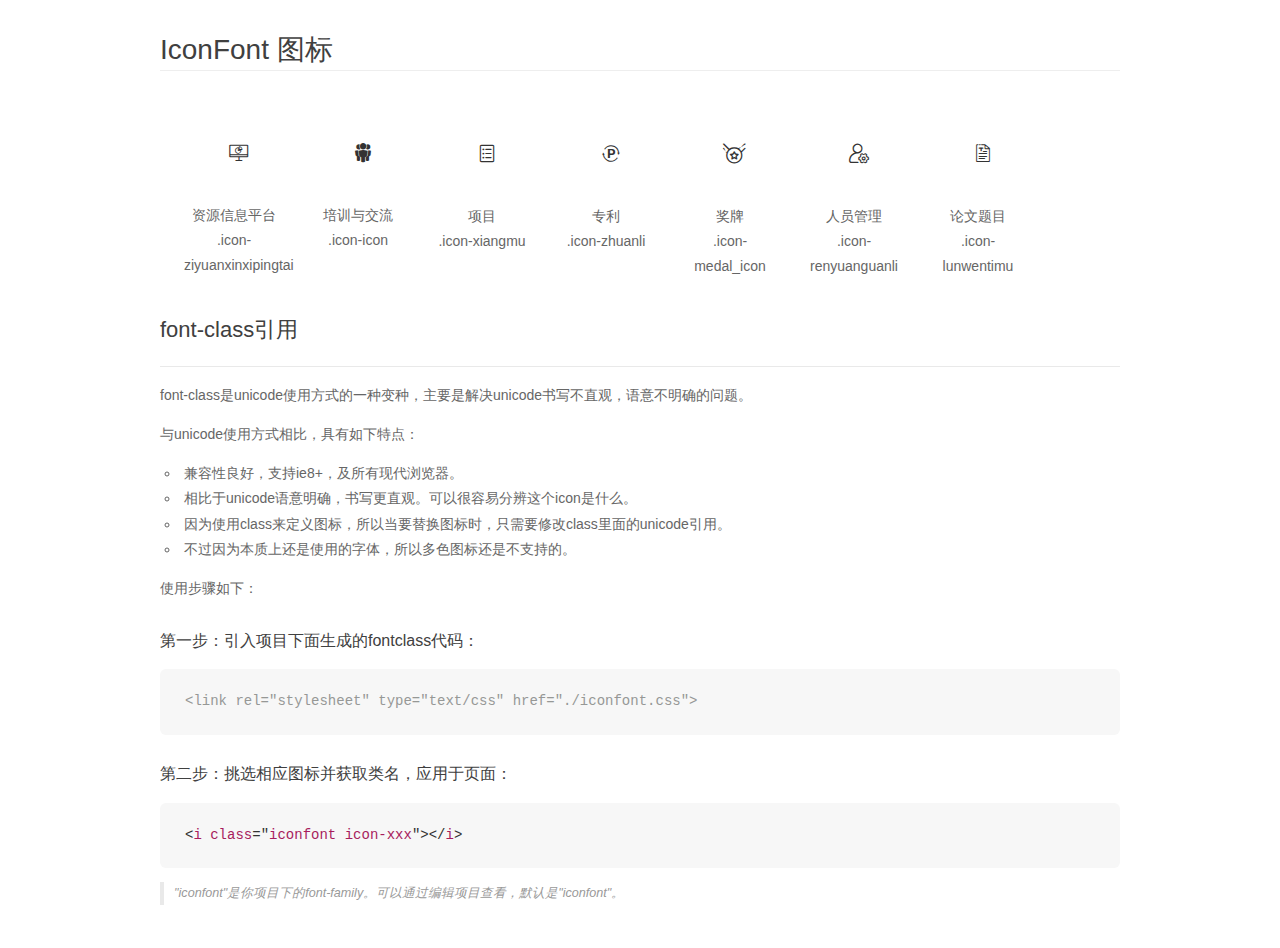
<file: src/main/webapp/font/demo_fontclass.html>
<!DOCTYPE html>
<html>
<head>
    <meta charset="utf-8"/>
    <title>IconFont</title>
    <link rel="stylesheet" href="demo.css">
    <link rel="stylesheet" href="iconfont.css">
</head>
<body>
    <div class="main markdown">
        <h1>IconFont 图标</h1>
        <ul class="icon_lists clear">
            
                <li>
                <i class="icon iconfont icon-ziyuanxinxipingtai"></i>
                    <div class="name">资源信息平台</div>
                    <div class="fontclass">.icon-ziyuanxinxipingtai</div>
                </li>
            
                <li>
                <i class="icon iconfont icon-icon"></i>
                    <div class="name">培训与交流</div>
                    <div class="fontclass">.icon-icon</div>
                </li>
            
                <li>
                <i class="icon iconfont icon-xiangmu"></i>
                    <div class="name">项目</div>
                    <div class="fontclass">.icon-xiangmu</div>
                </li>
            
                <li>
                <i class="icon iconfont icon-zhuanli"></i>
                    <div class="name">专利</div>
                    <div class="fontclass">.icon-zhuanli</div>
                </li>
            
                <li>
                <i class="icon iconfont icon-medal_icon"></i>
                    <div class="name">奖牌</div>
                    <div class="fontclass">.icon-medal_icon</div>
                </li>
            
                <li>
                <i class="icon iconfont icon-renyuanguanli"></i>
                    <div class="name">人员管理</div>
                    <div class="fontclass">.icon-renyuanguanli</div>
                </li>
            
                <li>
                <i class="icon iconfont icon-lunwentimu"></i>
                    <div class="name">论文题目</div>
                    <div class="fontclass">.icon-lunwentimu</div>
                </li>
            
        </ul>

        <h2 id="font-class-">font-class引用</h2>
        <hr>

        <p>font-class是unicode使用方式的一种变种，主要是解决unicode书写不直观，语意不明确的问题。</p>
        <p>与unicode使用方式相比，具有如下特点：</p>
        <ul>
        <li>兼容性良好，支持ie8+，及所有现代浏览器。</li>
        <li>相比于unicode语意明确，书写更直观。可以很容易分辨这个icon是什么。</li>
        <li>因为使用class来定义图标，所以当要替换图标时，只需要修改class里面的unicode引用。</li>
        <li>不过因为本质上还是使用的字体，所以多色图标还是不支持的。</li>
        </ul>
        <p>使用步骤如下：</p>
        <h3 id="-fontclass-">第一步：引入项目下面生成的fontclass代码：</h3>


        <pre><code class="lang-js hljs javascript"><span class="hljs-comment">&lt;link rel="stylesheet" type="text/css" href="./iconfont.css"&gt;</span></code></pre>
        <h3 id="-">第二步：挑选相应图标并获取类名，应用于页面：</h3>
        <pre><code class="lang-css hljs">&lt;<span class="hljs-selector-tag">i</span> <span class="hljs-selector-tag">class</span>="<span class="hljs-selector-tag">iconfont</span> <span class="hljs-selector-tag">icon-xxx</span>"&gt;&lt;/<span class="hljs-selector-tag">i</span>&gt;</code></pre>
        <blockquote>
        <p>"iconfont"是你项目下的font-family。可以通过编辑项目查看，默认是"iconfont"。</p>
        </blockquote>
    </div>
</body>
</html>
</file>
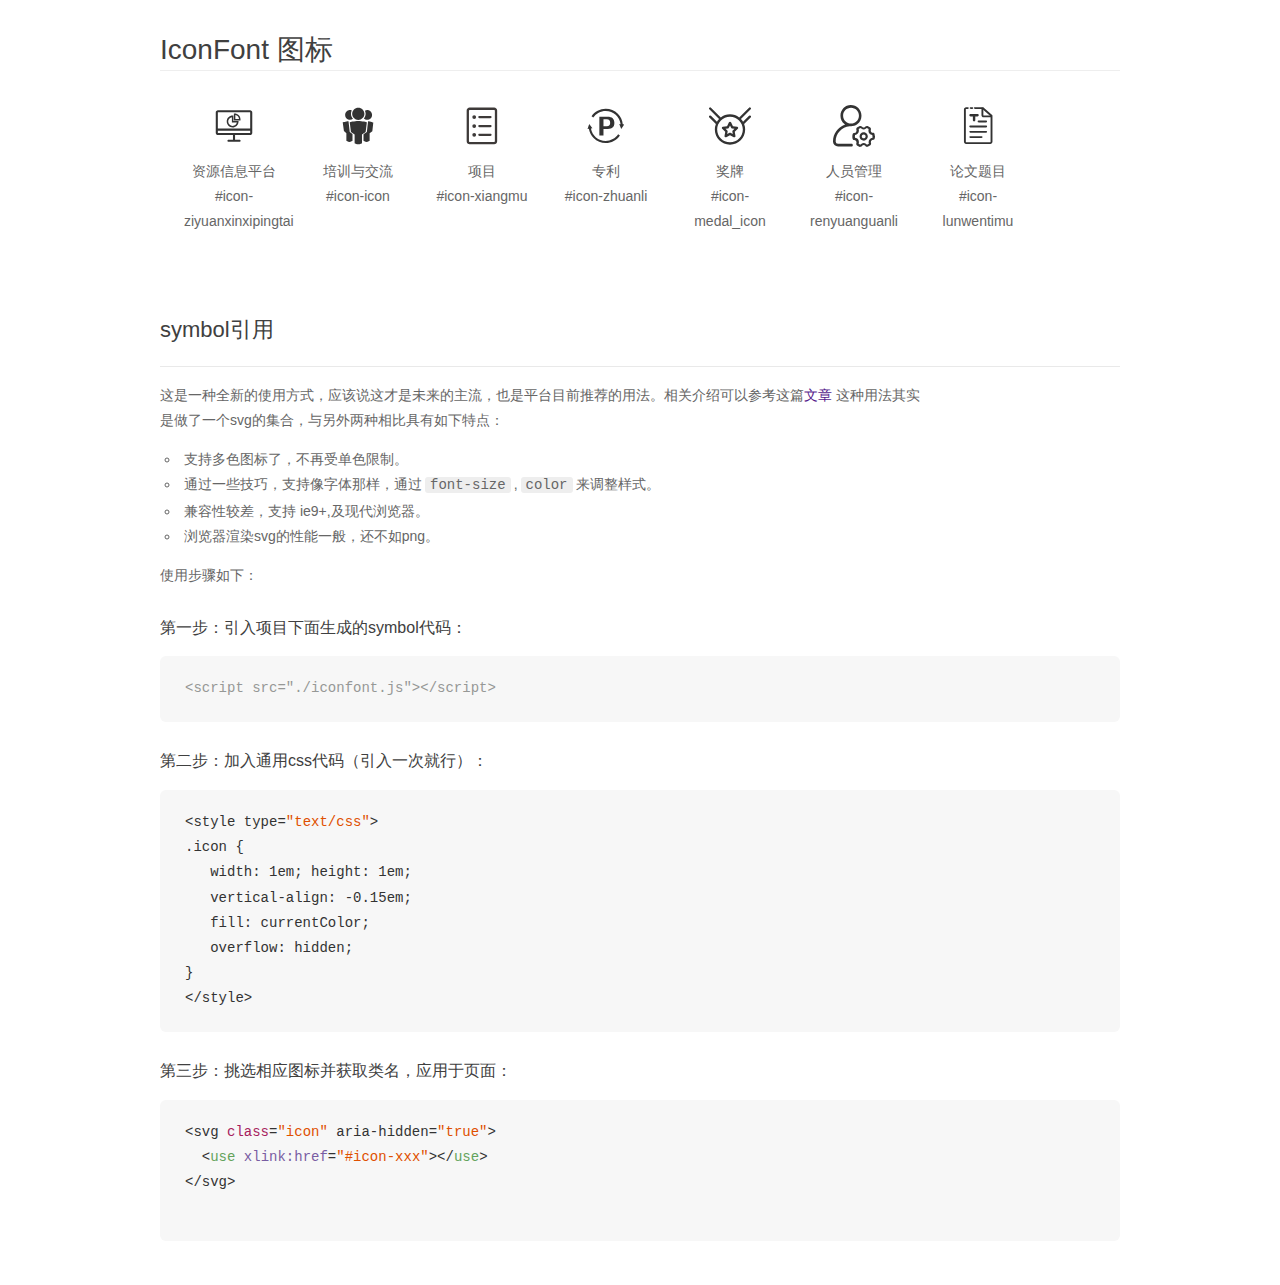
<file: src/main/webapp/font/demo_symbol.html>
<!DOCTYPE html>
<html>
<head>
    <meta charset="utf-8"/>
    <title>IconFont</title>
    <link rel="stylesheet" href="demo.css">
    <script src="iconfont.js"></script>

    <style type="text/css">
        .icon {
          /* 通过设置 font-size 来改变图标大小 */
          width: 1em; height: 1em;
          /* 图标和文字相邻时，垂直对齐 */
          vertical-align: -0.15em;
          /* 通过设置 color 来改变 SVG 的颜色/fill */
          fill: currentColor;
          /* path 和 stroke 溢出 viewBox 部分在 IE 下会显示
             normalize.css 中也包含这行 */
          overflow: hidden;
        }

    </style>
</head>
<body>
    <div class="main markdown">
        <h1>IconFont 图标</h1>
        <ul class="icon_lists clear">
            
                <li>
                    <svg class="icon" aria-hidden="true">
                        <use xlink:href="#icon-ziyuanxinxipingtai"></use>
                    </svg>
                    <div class="name">资源信息平台</div>
                    <div class="fontclass">#icon-ziyuanxinxipingtai</div>
                </li>
            
                <li>
                    <svg class="icon" aria-hidden="true">
                        <use xlink:href="#icon-icon"></use>
                    </svg>
                    <div class="name">培训与交流</div>
                    <div class="fontclass">#icon-icon</div>
                </li>
            
                <li>
                    <svg class="icon" aria-hidden="true">
                        <use xlink:href="#icon-xiangmu"></use>
                    </svg>
                    <div class="name">项目</div>
                    <div class="fontclass">#icon-xiangmu</div>
                </li>
            
                <li>
                    <svg class="icon" aria-hidden="true">
                        <use xlink:href="#icon-zhuanli"></use>
                    </svg>
                    <div class="name">专利</div>
                    <div class="fontclass">#icon-zhuanli</div>
                </li>
            
                <li>
                    <svg class="icon" aria-hidden="true">
                        <use xlink:href="#icon-medal_icon"></use>
                    </svg>
                    <div class="name">奖牌</div>
                    <div class="fontclass">#icon-medal_icon</div>
                </li>
            
                <li>
                    <svg class="icon" aria-hidden="true">
                        <use xlink:href="#icon-renyuanguanli"></use>
                    </svg>
                    <div class="name">人员管理</div>
                    <div class="fontclass">#icon-renyuanguanli</div>
                </li>
            
                <li>
                    <svg class="icon" aria-hidden="true">
                        <use xlink:href="#icon-lunwentimu"></use>
                    </svg>
                    <div class="name">论文题目</div>
                    <div class="fontclass">#icon-lunwentimu</div>
                </li>
            
        </ul>


        <h2 id="symbol-">symbol引用</h2>
        <hr>

        <p>这是一种全新的使用方式，应该说这才是未来的主流，也是平台目前推荐的用法。相关介绍可以参考这篇<a href="">文章</a>
        这种用法其实是做了一个svg的集合，与另外两种相比具有如下特点：</p>
        <ul>
          <li>支持多色图标了，不再受单色限制。</li>
          <li>通过一些技巧，支持像字体那样，通过<code>font-size</code>,<code>color</code>来调整样式。</li>
          <li>兼容性较差，支持 ie9+,及现代浏览器。</li>
          <li>浏览器渲染svg的性能一般，还不如png。</li>
        </ul>
        <p>使用步骤如下：</p>
        <h3 id="-symbol-">第一步：引入项目下面生成的symbol代码：</h3>
        <pre><code class="lang-js hljs javascript"><span class="hljs-comment">&lt;script src="./iconfont.js"&gt;&lt;/script&gt;</span></code></pre>
        <h3 id="-css-">第二步：加入通用css代码（引入一次就行）：</h3>
        <pre><code class="lang-js hljs javascript">&lt;style type=<span class="hljs-string">"text/css"</span>&gt;
.icon {
   width: <span class="hljs-number">1</span>em; height: <span class="hljs-number">1</span>em;
   vertical-align: <span class="hljs-number">-0.15</span>em;
   fill: currentColor;
   overflow: hidden;
}
&lt;<span class="hljs-regexp">/style&gt;</span></code></pre>
        <h3 id="-">第三步：挑选相应图标并获取类名，应用于页面：</h3>
        <pre><code class="lang-js hljs javascript">&lt;svg <span class="hljs-class"><span class="hljs-keyword">class</span></span>=<span class="hljs-string">"icon"</span> aria-hidden=<span class="hljs-string">"true"</span>&gt;<span class="xml"><span class="hljs-tag">
  &lt;<span class="hljs-name">use</span> <span class="hljs-attr">xlink:href</span>=<span class="hljs-string">"#icon-xxx"</span>&gt;</span><span class="hljs-tag">&lt;/<span class="hljs-name">use</span>&gt;</span>
</span>&lt;<span class="hljs-regexp">/svg&gt;
        </span></code></pre>
    </div>
</body>
</html>
</file>
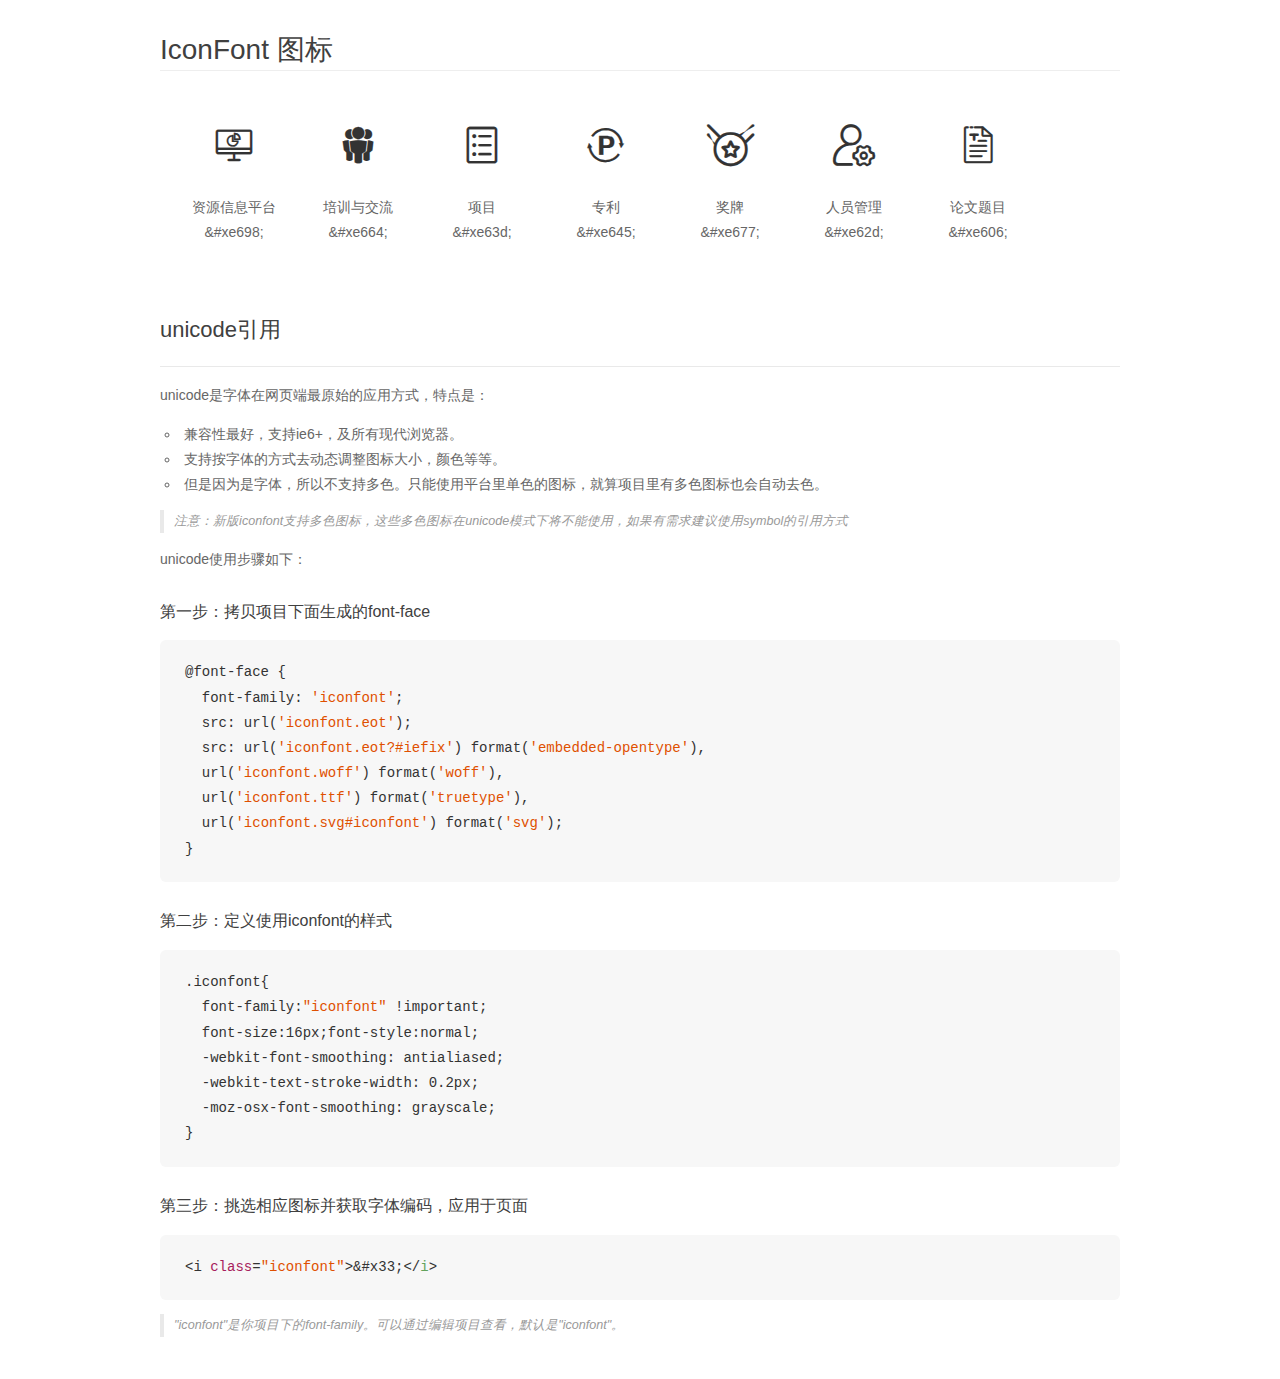
<file: src/main/webapp/font/demo_unicode.html>
<!DOCTYPE html>
<html>
<head>
    <meta charset="utf-8"/>
    <title>IconFont</title>
    <link rel="stylesheet" href="demo.css">

    <style type="text/css">

        @font-face {font-family: "iconfont";
          src: url('iconfont.eot'); /* IE9*/
          src: url('iconfont.eot#iefix') format('embedded-opentype'), /* IE6-IE8 */
          url('iconfont.woff') format('woff'), /* chrome, firefox */
          url('iconfont.ttf') format('truetype'), /* chrome, firefox, opera, Safari, Android, iOS 4.2+*/
          url('iconfont.svg#iconfont') format('svg'); /* iOS 4.1- */
        }

        .iconfont {
          font-family:"iconfont" !important;
          font-size:16px;
          font-style:normal;
          -webkit-font-smoothing: antialiased;
          -webkit-text-stroke-width: 0.2px;
          -moz-osx-font-smoothing: grayscale;
        }

    </style>
</head>
<body>
    <div class="main markdown">
        <h1>IconFont 图标</h1>
        <ul class="icon_lists clear">
            
                <li>
                <i class="icon iconfont">&#xe698;</i>
                    <div class="name">资源信息平台</div>
                    <div class="code">&amp;#xe698;</div>
                </li>
            
                <li>
                <i class="icon iconfont">&#xe664;</i>
                    <div class="name">培训与交流</div>
                    <div class="code">&amp;#xe664;</div>
                </li>
            
                <li>
                <i class="icon iconfont">&#xe63d;</i>
                    <div class="name">项目</div>
                    <div class="code">&amp;#xe63d;</div>
                </li>
            
                <li>
                <i class="icon iconfont">&#xe645;</i>
                    <div class="name">专利</div>
                    <div class="code">&amp;#xe645;</div>
                </li>
            
                <li>
                <i class="icon iconfont">&#xe677;</i>
                    <div class="name">奖牌</div>
                    <div class="code">&amp;#xe677;</div>
                </li>
            
                <li>
                <i class="icon iconfont">&#xe62d;</i>
                    <div class="name">人员管理</div>
                    <div class="code">&amp;#xe62d;</div>
                </li>
            
                <li>
                <i class="icon iconfont">&#xe606;</i>
                    <div class="name">论文题目</div>
                    <div class="code">&amp;#xe606;</div>
                </li>
            
        </ul>
        <h2 id="unicode-">unicode引用</h2>
        <hr>

        <p>unicode是字体在网页端最原始的应用方式，特点是：</p>
        <ul>
        <li>兼容性最好，支持ie6+，及所有现代浏览器。</li>
        <li>支持按字体的方式去动态调整图标大小，颜色等等。</li>
        <li>但是因为是字体，所以不支持多色。只能使用平台里单色的图标，就算项目里有多色图标也会自动去色。</li>
        </ul>
        <blockquote>
        <p>注意：新版iconfont支持多色图标，这些多色图标在unicode模式下将不能使用，如果有需求建议使用symbol的引用方式</p>
        </blockquote>
        <p>unicode使用步骤如下：</p>
        <h3 id="-font-face">第一步：拷贝项目下面生成的font-face</h3>
        <pre><code class="lang-js hljs javascript">@font-face {
  font-family: <span class="hljs-string">'iconfont'</span>;
  src: url(<span class="hljs-string">'iconfont.eot'</span>);
  src: url(<span class="hljs-string">'iconfont.eot?#iefix'</span>) format(<span class="hljs-string">'embedded-opentype'</span>),
  url(<span class="hljs-string">'iconfont.woff'</span>) format(<span class="hljs-string">'woff'</span>),
  url(<span class="hljs-string">'iconfont.ttf'</span>) format(<span class="hljs-string">'truetype'</span>),
  url(<span class="hljs-string">'iconfont.svg#iconfont'</span>) format(<span class="hljs-string">'svg'</span>);
}
</code></pre>
        <h3 id="-iconfont-">第二步：定义使用iconfont的样式</h3>
        <pre><code class="lang-js hljs javascript">.iconfont{
  font-family:<span class="hljs-string">"iconfont"</span> !important;
  font-size:<span class="hljs-number">16</span>px;font-style:normal;
  -webkit-font-smoothing: antialiased;
  -webkit-text-stroke-width: <span class="hljs-number">0.2</span>px;
  -moz-osx-font-smoothing: grayscale;
}
</code></pre>
        <h3 id="-">第三步：挑选相应图标并获取字体编码，应用于页面</h3>
        <pre><code class="lang-js hljs javascript">&lt;i <span class="hljs-class"><span class="hljs-keyword">class</span></span>=<span class="hljs-string">"iconfont"</span>&gt;&amp;#x33;<span class="xml"><span class="hljs-tag">&lt;/<span class="hljs-name">i</span>&gt;</span></span></code></pre>

        <blockquote>
        <p>"iconfont"是你项目下的font-family。可以通过编辑项目查看，默认是"iconfont"。</p>
        </blockquote>
    </div>


</body>
</html>
</file>
<file: src/main/webapp/font/iconfont.css>
@font-face {font-family: "iconfont";
  src: url('iconfont.eot?t=1529597461788'); /* IE9*/
  src: url('iconfont.eot?t=1529597461788#iefix') format('embedded-opentype'), /* IE6-IE8 */
  url('[data-uri]') format('woff'),
  url('iconfont.ttf?t=1529597461788') format('truetype'), /* chrome, firefox, opera, Safari, Android, iOS 4.2+*/
  url('iconfont.svg?t=1529597461788#iconfont') format('svg'); /* iOS 4.1- */
}

.iconfont {
  font-family:"iconfont" !important;
  font-size:16px;
  font-style:normal;
  -webkit-font-smoothing: antialiased;
  -moz-osx-font-smoothing: grayscale;
}

.icon-ziyuanxinxipingtai:before { content: "\e698"; }

.icon-icon:before { content: "\e664"; }

.icon-xiangmu:before { content: "\e63d"; }

.icon-zhuanli:before { content: "\e645"; }

.icon-medal_icon:before { content: "\e677"; }

.icon-renyuanguanli:before { content: "\e62d"; }

.icon-lunwentimu:before { content: "\e606"; }

/*my main css*/
.icon-ziyuanxinxipingtai:before,.icon-renyuanguanli:before,.icon-icon:before,.icon-xiangmu:before,.icon-zhuanli:before,.icon-medal_icon:before,.icon-lunwentimu:before {margin-left:9px;font-size:20px;}
.icon-ziyuanxinxipingtai:before,.icon-icon:before {font-size:22px;}
.controllers a:hover i.icon-icon,.controllers a:hover i.icon-xiangmu,.controllers a:hover i.icon-zhuanli,.controllers a:hover i.icon-medal_icon,.controllers a:hover i.icon-renyuanguanli,.controllers a:hover i.icon-lunwentimu{position:relative;top:-41px;left:0;}
</file>
<file: src/main/webapp/font/demo.css>
*{margin: 0;padding: 0;list-style: none;}
/*
KISSY CSS Reset
理念：1. reset 的目的不是清除浏览器的默认样式，这仅是部分工作。清除和重置是紧密不可分的。
2. reset 的目的不是让默认样式在所有浏览器下一致，而是减少默认样式有可能带来的问题。
3. reset 期望提供一套普适通用的基础样式。但没有银弹，推荐根据具体需求，裁剪和修改后再使用。
特色：1. 适应中文；2. 基于最新主流浏览器。
维护：玉伯<lifesinger@gmail.com>, 正淳<ragecarrier@gmail.com>
 */

/** 清除内外边距 **/
body, h1, h2, h3, h4, h5, h6, hr, p, blockquote, /* structural elements 结构元素 */
dl, dt, dd, ul, ol, li, /* list elements 列表元素 */
pre, /* text formatting elements 文本格式元素 */
form, fieldset, legend, button, input, textarea, /* form elements 表单元素 */
th, td /* table elements 表格元素 */ {
  margin: 0;
  padding: 0;
}

/** 设置默认字体 **/
body,
button, input, select, textarea /* for ie */ {
  font: 12px/1.5 tahoma, arial, \5b8b\4f53, sans-serif;
}
h1, h2, h3, h4, h5, h6 { font-size: 100%; }
address, cite, dfn, em, var { font-style: normal; } /* 将斜体扶正 */
code, kbd, pre, samp { font-family: courier new, courier, monospace; } /* 统一等宽字体 */
small { font-size: 12px; } /* 小于 12px 的中文很难阅读，让 small 正常化 */

/** 重置列表元素 **/
ul, ol { list-style: none; }

/** 重置文本格式元素 **/
a { text-decoration: none; }
a:hover { text-decoration: underline; }


/** 重置表单元素 **/
legend { color: #000; } /* for ie6 */
fieldset, img { border: 0; } /* img 搭车：让链接里的 img 无边框 */
button, input, select, textarea { font-size: 100%; } /* 使得表单元素在 ie 下能继承字体大小 */
/* 注：optgroup 无法扶正 */

/** 重置表格元素 **/
table { border-collapse: collapse; border-spacing: 0; }

/* 清除浮动 */
.ks-clear:after, .clear:after {
  content: '\20';
  display: block;
  height: 0;
  clear: both;
}
.ks-clear, .clear {
  *zoom: 1;
}

.main {
  padding: 30px 100px;
width: 960px;
margin: 0 auto;
}
.main h1{font-size:36px; color:#333; text-align:left;margin-bottom:30px; border-bottom: 1px solid #eee;}

.helps{margin-top:40px;}
.helps pre{
  padding:20px;
  margin:10px 0;
  border:solid 1px #e7e1cd;
  background-color: #fffdef;
  overflow: auto;
}

.icon_lists{
  width: 100% !important;

}

.icon_lists li{
  float:left;
  width: 100px;
  height:180px;
  text-align: center;
  list-style: none !important;
}
.icon_lists .icon{
  font-size: 42px;
  line-height: 100px;
  margin: 10px 0;
  color:#333;
  -webkit-transition: font-size 0.25s ease-out 0s;
  -moz-transition: font-size 0.25s ease-out 0s;
  transition: font-size 0.25s ease-out 0s;

}
.icon_lists .icon:hover{
  font-size: 100px;
}



.markdown {
  color: #666;
  font-size: 14px;
  line-height: 1.8;
}

.highlight {
  line-height: 1.5;
}

.markdown img {
  vertical-align: middle;
  max-width: 100%;
}

.markdown h1 {
  color: #404040;
  font-weight: 500;
  line-height: 40px;
  margin-bottom: 24px;
}

.markdown h2,
.markdown h3,
.markdown h4,
.markdown h5,
.markdown h6 {
  color: #404040;
  margin: 1.6em 0 0.6em 0;
  font-weight: 500;
  clear: both;
}

.markdown h1 {
  font-size: 28px;
}

.markdown h2 {
  font-size: 22px;
}

.markdown h3 {
  font-size: 16px;
}

.markdown h4 {
  font-size: 14px;
}

.markdown h5 {
  font-size: 12px;
}

.markdown h6 {
  font-size: 12px;
}

.markdown hr {
  height: 1px;
  border: 0;
  background: #e9e9e9;
  margin: 16px 0;
  clear: both;
}

.markdown p,
.markdown pre {
  margin: 1em 0;
}

.markdown > p,
.markdown > blockquote,
.markdown > .highlight,
.markdown > ol,
.markdown > ul {
  width: 80%;
}

.markdown ul > li {
  list-style: circle;
}

.markdown > ul li,
.markdown blockquote ul > li {
  margin-left: 20px;
  padding-left: 4px;
}

.markdown > ul li p,
.markdown > ol li p {
  margin: 0.6em 0;
}

.markdown ol > li {
  list-style: decimal;
}

.markdown > ol li,
.markdown blockquote ol > li {
  margin-left: 20px;
  padding-left: 4px;
}

.markdown code {
  margin: 0 3px;
  padding: 0 5px;
  background: #eee;
  border-radius: 3px;
}

.markdown pre {
  border-radius: 6px;
  background: #f7f7f7;
  padding: 20px;
}

.markdown pre code {
  border: none;
  background: #f7f7f7;
  margin: 0;
}

.markdown strong,
.markdown b {
  font-weight: 600;
}

.markdown > table {
  border-collapse: collapse;
  border-spacing: 0px;
  empty-cells: show;
  border: 1px solid #e9e9e9;
  width: 95%;
  margin-bottom: 24px;
}

.markdown > table th {
  white-space: nowrap;
  color: #333;
  font-weight: 600;

}

.markdown > table th,
.markdown > table td {
  border: 1px solid #e9e9e9;
  padding: 8px 16px;
  text-align: left;
}

.markdown > table th {
  background: #F7F7F7;
}

.markdown blockquote {
  font-size: 90%;
  color: #999;
  border-left: 4px solid #e9e9e9;
  padding-left: 0.8em;
  margin: 1em 0;
  font-style: italic;
}

.markdown blockquote p {
  margin: 0;
}

.markdown .anchor {
  opacity: 0;
  transition: opacity 0.3s ease;
  margin-left: 8px;
}

.markdown .waiting {
  color: #ccc;
}

.markdown h1:hover .anchor,
.markdown h2:hover .anchor,
.markdown h3:hover .anchor,
.markdown h4:hover .anchor,
.markdown h5:hover .anchor,
.markdown h6:hover .anchor {
  opacity: 1;
  display: inline-block;
}

.markdown > br,
.markdown > p > br {
  clear: both;
}


.hljs {
  display: block;
  background: white;
  padding: 0.5em;
  color: #333333;
  overflow-x: auto;
}

.hljs-comment,
.hljs-meta {
  color: #969896;
}

.hljs-string,
.hljs-variable,
.hljs-template-variable,
.hljs-strong,
.hljs-emphasis,
.hljs-quote {
  color: #df5000;
}

.hljs-keyword,
.hljs-selector-tag,
.hljs-type {
  color: #a71d5d;
}

.hljs-literal,
.hljs-symbol,
.hljs-bullet,
.hljs-attribute {
  color: #0086b3;
}

.hljs-section,
.hljs-name {
  color: #63a35c;
}

.hljs-tag {
  color: #333333;
}

.hljs-title,
.hljs-attr,
.hljs-selector-id,
.hljs-selector-class,
.hljs-selector-attr,
.hljs-selector-pseudo {
  color: #795da3;
}

.hljs-addition {
  color: #55a532;
  background-color: #eaffea;
}

.hljs-deletion {
  color: #bd2c00;
  background-color: #ffecec;
}

.hljs-link {
  text-decoration: underline;
}

pre{
  background: #fff;
}
</file>
